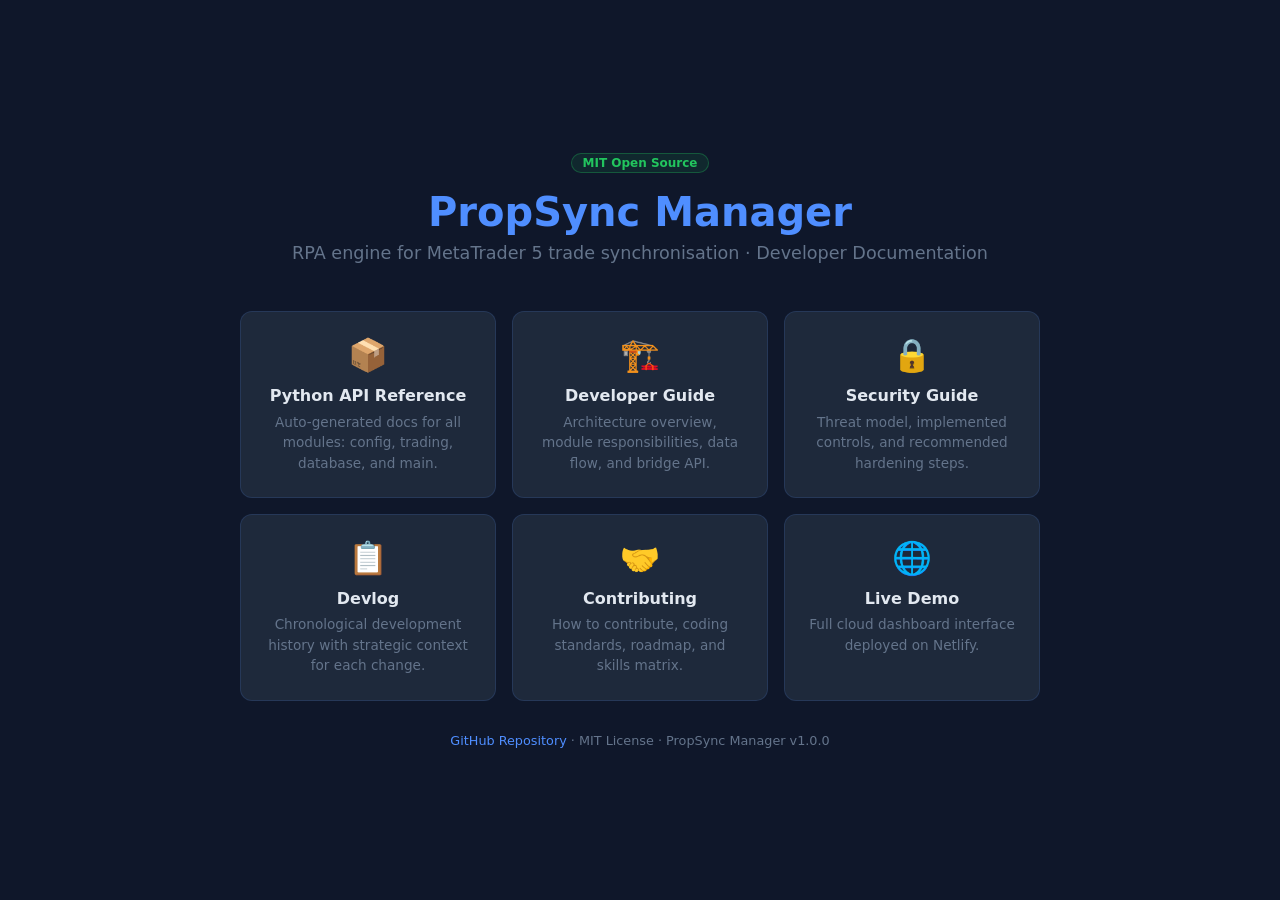
<file: docs/index.html>
<!DOCTYPE html>
<html lang="en">
<head>
  <meta charset="UTF-8">
  <meta name="viewport" content="width=device-width, initial-scale=1.0">
  <meta name="description" content="PropSync Manager — API Reference and Developer Documentation">
  <title>PropSync Manager — Developer Docs</title>
  <style>
    :root {
      --bg: #0f172a;
      --card: #1e293b;
      --brand: #4f8eff;
      --text: #e2e8f0;
      --muted: #64748b;
      --success: #22c55e;
    }
    * { margin: 0; padding: 0; box-sizing: border-box; }
    body {
      background: var(--bg);
      color: var(--text);
      font-family: 'Segoe UI', system-ui, sans-serif;
      min-height: 100vh;
      display: flex;
      flex-direction: column;
      align-items: center;
      justify-content: center;
      padding: 2rem;
    }
    .container { max-width: 800px; width: 100%; text-align: center; }
    h1 { font-size: 2.5rem; font-weight: 800; color: var(--brand); margin-bottom: 0.5rem; }
    .subtitle { color: var(--muted); font-size: 1.1rem; margin-bottom: 3rem; }
    .grid { display: grid; grid-template-columns: repeat(auto-fit, minmax(220px, 1fr)); gap: 1rem; margin-bottom: 2rem; }
    .card {
      background: var(--card);
      border: 1px solid rgba(79,142,255,0.15);
      border-radius: 12px;
      padding: 1.5rem;
      text-decoration: none;
      color: var(--text);
      transition: border-color 0.2s, transform 0.2s;
      display: block;
    }
    .card:hover { border-color: var(--brand); transform: translateY(-2px); }
    .card-icon { font-size: 2rem; margin-bottom: 0.75rem; }
    .card h3 { font-size: 1rem; font-weight: 700; margin-bottom: 0.4rem; }
    .card p { font-size: 0.85rem; color: var(--muted); line-height: 1.5; }
    .badge {
      display: inline-block;
      background: rgba(34,197,94,0.1);
      color: var(--success);
      border: 1px solid rgba(34,197,94,0.3);
      border-radius: 20px;
      padding: 2px 10px;
      font-size: 0.75rem;
      font-weight: 600;
      margin-bottom: 1rem;
    }
    footer { color: var(--muted); font-size: 0.8rem; margin-top: 2rem; }
    footer a { color: var(--brand); text-decoration: none; }
  </style>
</head>
<body>
  <div class="container">
    <span class="badge">MIT Open Source</span>
    <h1>PropSync Manager</h1>
    <p class="subtitle">RPA engine for MetaTrader 5 trade synchronisation · Developer Documentation</p>

    <div class="grid">
      <a class="card" href="api/modules/index.html">
        <div class="card-icon">📦</div>
        <h3>Python API Reference</h3>
        <p>Auto-generated docs for all modules: config, trading, database, and main.</p>
      </a>
      <a class="card" href="https://github.com/mamarod428/PropSync-Manager/wiki/Developer-Guide">
        <div class="card-icon">🏗️</div>
        <h3>Developer Guide</h3>
        <p>Architecture overview, module responsibilities, data flow, and bridge API.</p>
      </a>
      <a class="card" href="https://github.com/mamarod428/PropSync-Manager/wiki/Security-Guide">
        <div class="card-icon">🔒</div>
        <h3>Security Guide</h3>
        <p>Threat model, implemented controls, and recommended hardening steps.</p>
      </a>
      <a class="card" href="https://github.com/mamarod428/PropSync-Manager/wiki/Devlog">
        <div class="card-icon">📋</div>
        <h3>Devlog</h3>
        <p>Chronological development history with strategic context for each change.</p>
      </a>
      <a class="card" href="https://github.com/mamarod428/PropSync-Manager/blob/main/CONTRIBUTING.md">
        <div class="card-icon">🤝</div>
        <h3>Contributing</h3>
        <p>How to contribute, coding standards, roadmap, and skills matrix.</p>
      </a>
      <a class="card" href="https://propsync-manager.netlify.app">
        <div class="card-icon">🌐</div>
        <h3>Live Demo</h3>
        <p>Full cloud dashboard interface deployed on Netlify.</p>
      </a>
    </div>

    <footer>
      <a href="https://github.com/mamarod428/PropSync-Manager">GitHub Repository</a> ·
      MIT License · PropSync Manager v1.0.0
    </footer>
  </div>
</body>
</html>
</file>
